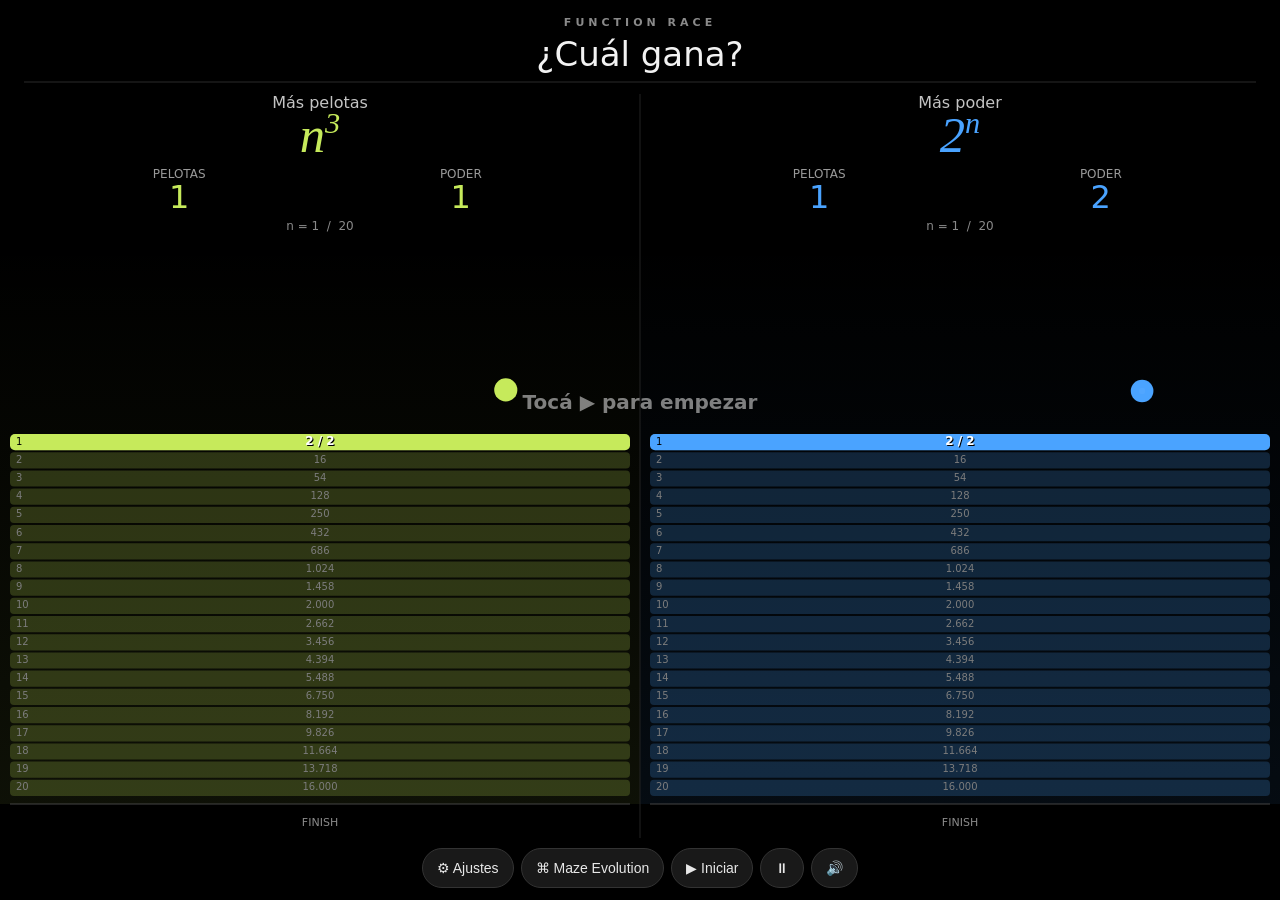
<file: index.html>
<!doctype html>
<html lang="es">
<head>
<meta charset="utf-8">
<meta name="viewport" content="width=device-width,initial-scale=1,viewport-fit=cover">
<meta name="theme-color" content="#000000">
<title>Function Race</title>
<style>
  :root { --bg:#000; --fg:#e8e8e8; --mut:#8a8a8a; --acc:#4aa3ff; }
  * { box-sizing: border-box; -webkit-tap-highlight-color: transparent; }
  html, body { margin:0; height:100%; background:var(--bg); color:var(--fg);
    font-family: system-ui, -apple-system, "Segoe UI", Roboto, sans-serif; overflow:hidden; touch-action:manipulation; }
  #c { position:fixed; inset:0; width:100%; height:100%; display:block; }
  #bar { position:fixed; left:0; right:0; bottom:calc(12px + env(safe-area-inset-bottom)); display:flex; flex-wrap:wrap; gap:7px; justify-content:center; z-index:5; padding:0 8px; }
  #bar button { background:rgba(30,30,30,.85); color:var(--fg); border:1px solid #333; border-radius:999px;
    padding:11px 14px; font-size:14px; backdrop-filter:blur(6px); cursor:pointer; }
  #bar button:active { transform:scale(.96); }
  #bar #bMaze { background:rgba(30,30,30,.85); color:var(--fg); border:1px solid #333; }\n  #bar #bPlay { background:var(--acc); color:#001; border-color:transparent; font-weight:600; }
  #panel { position:fixed; inset:0; background:rgba(0,0,0,.6); z-index:10; display:flex; align-items:flex-end; justify-content:center; }
  #panel.hidden { display:none; }
  .sheet { width:100%; max-width:680px; max-height:92dvh; overflow:auto; background:#111; border:1px solid #2a2a2a;
    border-radius:18px 18px 0 0; padding:16px 16px calc(20px + env(safe-area-inset-bottom)); }
  .sheet h2 { margin:0; font-size:18px; }
  .row { display:flex; align-items:center; justify-content:space-between; gap:10px; margin-bottom:10px; }
  label { display:block; font-size:12px; color:var(--mut); margin:10px 0 0; }
  label b { color:var(--fg); }
  input[type=text], input[type=number], select { width:100%; margin-top:4px; padding:10px 12px; font-size:16px;
    background:#1a1a1a; color:var(--fg); border:1px solid #333; border-radius:10px; font-family: ui-monospace, Menlo, Consolas, monospace; }
  select { font-family: inherit; }
  input[type=range] { width:100%; margin-top:6px; accent-color:var(--acc); }
  input[type=color] { width:38px; height:30px; padding:0; border:none; background:none; }
  fieldset { border:1px solid #2c2c2c; border-radius:12px; margin:14px 0 0; padding:4px 12px 12px; }
  legend { display:flex; gap:8px; align-items:center; padding:0 6px; }
  legend input[type=text] { width:150px; margin:0; padding:6px 8px; font-size:14px; font-family:inherit; }
  button.small { background:#222; color:var(--fg); border:1px solid #333; border-radius:8px; padding:8px 12px; font-size:14px; cursor:pointer; }
  button.primary { background:var(--acc); color:#001; border:none; border-radius:10px; padding:12px 18px; font-size:16px; font-weight:600; cursor:pointer; }
  .btns { display:flex; gap:10px; margin-top:16px; }
  .err { color:#ff6b6b; font-size:13px; min-height:18px; margin:10px 0 0; white-space:pre-wrap; }
  .hint { color:var(--mut); font-size:12px; line-height:1.5; margin:12px 0 0; }
  code { color:#c6ea5b; }
  .section { margin-top:18px; padding-top:14px; border-top:1px solid #292929; }
  .section-title { display:flex; align-items:center; gap:8px; margin:0 0 4px; font-size:15px; font-weight:700; color:#f1f1f1; }
  .section-sub { color:#999; font-size:12px; line-height:1.45; margin:0 0 10px; }
  .ed { margin-top:12px; padding:13px; background:#161616; border:1px solid #303030; border-radius:14px; }
  .ed .edt { font-size:13px; color:#f2f2f2; font-weight:700; margin-bottom:5px; }
  .ed-desc { color:#999; font-size:12px; line-height:1.45; margin-bottom:9px; }
  .quick-formulas { display:flex; flex-wrap:wrap; gap:6px; margin-top:8px; }
  .quick-formulas button { border:1px solid #3a3a3a; background:#202020; color:#ddd; border-radius:999px; padding:6px 9px; font-size:12px; cursor:pointer; }
  .quick-formulas button:active { background:#303030; }
  .preview-caption { color:#aaa; font-size:11px; margin-top:10px; }
  .field-hint { color:#858585; font-size:11px; margin-top:3px; line-height:1.35; }
  .edt { font-size:12px; color:var(--fg); font-weight:600; margin-bottom:6px; }
  .params { display:grid; grid-template-columns:1fr 1fr; gap:0 10px; }
  .params label.wide { grid-column:1 / -1; }
  canvas.prev { display:block; width:100%; height:48px; margin-top:10px; border-radius:8px; }
  .info { font-size:11px; color:var(--mut); margin-top:4px; }
  .err2 { color:#ff6b6b; font-size:12px; margin-top:4px; }
</style>
</head>
<body>
<canvas id="c" role="img" aria-label="Simulación de Function Race"></canvas>

<div id="bar">
  <button id="bGear" aria-label="Ajustes">⚙ Ajustes</button>
  <button id="bMaze" onclick="location.href='maze.html'">⌘ Maze Evolution</button>
  <button id="bPlay">▶ Iniciar</button>
  <button id="bPause" aria-label="Pausa">⏸</button>
  <button id="bSnd" aria-label="Sonido">🔊</button>
</div>

<div id="panel" class="hidden">
  <div class="sheet">
    <div class="row"><h2>Ajustes de la carrera</h2><button class="small" id="closeP">✕</button></div>

    <div class="section" style="margin-top:8px;padding-top:0;border:0">
      <div class="section-title">① Elegí un punto de partida</div>
      <p class="section-sub">Podés usar una carrera preparada y modificarla después, o empezar desde cero.</p>
      <label>Plantilla de carrera
        <select id="preset"></select>
      </label>
    </div>

    <div class="section">
      <div class="section-title">② Ajustá la carrera</div>
      <p class="section-sub">Estos valores afectan a todos los corredores.</p>
      <label>Paredes que deben superar: <b id="wallsOut"></b>
        <input id="walls" type="range" min="1" max="100" step="1">
        <div class="field-hint">Más paredes permiten ver mejor cómo cambian las funciones a medida que n aumenta.</div>
      </label>
      <label>Velocidad de la simulación: <b id="spdOut"></b>
        <input id="spd" type="range" min="0.5" max="5" step="0.5">
        <div class="field-hint">Acelera la animación, no modifica los resultados matemáticos.</div>
      </label>
    </div>

    <div class="section">
      <div class="section-title">③ ¿Cuánta resistencia tienen las paredes?</div>
      <p class="section-sub">La vida indica cuánto daño hay que acumular para romper cada pared. También puede crecer con n.</p>
      <div id="hpEd"></div>
    </div>

    <div class="section">
      <div class="section-title">④ Configurá los corredores</div>
      <p class="section-sub">Cada corredor tiene dos funciones independientes: cuántas pelotas puede reunir y cuánto daño hace cada impacto.</p>
      <div id="racers"></div>
    </div>
    <div class="btns"><button class="small" id="addR">+ Agregar corredor</button></div>

    <div class="section"><div class="section-title">⑤ Semilla y repeticiones</div>
<p class="section-sub">La misma semilla repite la misma carrera en la misma pantalla. «Correr N veces» simula N carreras con semillas distintas, sin dibujar y en un tablero virtual fijo, y cuenta quién gana. Puede tardar si hay muchas pelotas: probá primero con pocas repeticiones.</p>
<div class="params"><label>Semilla<input id="seed" type="number" inputmode="numeric" min="1" step="1"></label><label>Repeticiones<input id="runsN" type="number" inputmode="numeric" min="1" max="100" value="10"></label></div>
<div class="btns"><button class="small" id="newSeed" type="button">🎲 Nueva semilla</button><button class="small" id="runBatch" type="button">Correr N veces</button></div>
<div id="batchOut" class="hint" style="white-space:pre-wrap"></div></div>
<p id="err" class="err"></p>
    <div class="btns">
      <button class="primary" id="apply">Aplicar y correr</button>
      <button class="small" id="share">Copiar link</button>
    </div>

    <p class="hint">
      <b>Cómo funciona:</b> en cada pared, la función de cantidad determina el máximo de pelotas y la función de poder determina cuánto daño hace cada golpe. La vida de la pared es un tercer valor compartido por todos los corredores. Las fórmulas avanzadas siguen disponibles en cada selector.
    </p>
  </div>
</div>

<script>
'use strict';
/* ============================ utilidades ============================ */
const $ = s => document.querySelector(s);
const clamp = (v, a, b) => Math.max(a, Math.min(b, v));
const rand = (a, b) => a + Math.random() * (b - a);
/* --- semilla y paso fijo (aleatoriedad que afecta la física usa srand/rng; la cosmética usa rand) --- */
function mulberry32(a) { return function () { a |= 0; a = a + 0x6D2B79F5 | 0; let t = Math.imul(a ^ a >>> 15, 1 | a); t = t + Math.imul(t ^ t >>> 7, 61 | t) ^ t; return ((t ^ t >>> 14) >>> 0) / 4294967296; }; }
let rng = mulberry32(1), HEADLESS = false, batching = false, batchCancel = false, stepAcc = 0;
const STEP = 1 / 60;
const srand = (a, b) => a + rng() * (b - a);
const newSeed = () => (Math.random() * 4294967296) >>> 0;
const cv = $('#c'), ctx = cv.getContext('2d');

function fmt(v) {
  if (!isFinite(v)) return '∞';
  const a = Math.abs(v);
  if (a >= 1e6) return v.toExponential(2).replace('e+', 'e');
  if (a < 10 && v % 1 !== 0) return v.toFixed(2);
  return Math.round(v).toLocaleString('es-AR');
}
function rgba(hex, a) {
  const h = hex.replace('#', '');
  const n = parseInt(h.length === 3 ? h.split('').map(c => c + c).join('') : h, 16);
  return `rgba(${(n >> 16) & 255},${(n >> 8) & 255},${n & 255},${a})`;
}

/* ============================ ecuaciones ============================ */
const MATH_OK = new Set(Object.getOwnPropertyNames(Math));
function fact(x) {
  x = Math.floor(x);
  if (x < 0) return 0;
  if (x > 170) return Infinity;
  let r = 1;
  for (let i = 2; i <= x; i++) r *= i;
  return r;
}
function compile(src) {
  const raw = String(src).trim();
  if (!raw) throw new Error('Ecuación vacía');
  if (!/^[\w\s+\-*\/%().,^]*$/.test(raw)) throw new Error('Caracteres no permitidos en: ' + raw);
  const s = raw.replace(/\^/g, '**');
  const noNums = s.replace(/\d+\.?\d*(e[+-]?\d+)?/gi, ' ');
  for (const id of (noNums.match(/[A-Za-z_]\w*/g) || [])) {
    if (id !== 'n' && id !== 'fact' && !MATH_OK.has(id)) throw new Error('No conozco "' + id + '" en: ' + raw);
  }
  const f = new Function('n', 'fact', 'with(Math){return (' + s + ');}');
  const g = n => {
    const v = f(n, fact);
    if (typeof v !== 'number' || Number.isNaN(v)) return 0;
    if (v === Infinity) return 1e300;
    return Math.max(0, v);
  };
  g(1); // prueba rápida
  return g;
}

/* ============================ configuración ============================ */
const nf = v => { const x = Number(v); return Number.isFinite(x) ? String(x) : '0'; };
const mulA = a => (Number(a) === 1 ? '' : nf(a) + '*');
const par = v => (Number(v) < 0 ? '(' + nf(v) + ')' : nf(v));
const KINDS = {
  const:  { label: 'Constante', params: [{ key: 'c', label: 'Valor', def: 1 }], expr: s => nf(s.c) },
  lin:    { label: 'Lineal  a·n + b', params: [{ key: 'a', label: 'a', def: 1 }, { key: 'b', label: 'b', def: 0 }],
            expr: s => { const t = mulA(s.a) + 'n', b = Number(s.b); return b === 0 ? t : (b > 0 ? t + '+' + nf(b) : t + '-' + nf(-b)); } },
  pow:    { label: 'Potencia  a·nᵖ', params: [{ key: 'a', label: 'a', def: 1 }, { key: 'p', label: 'p (exponente)', def: 2 }],
            expr: s => mulA(s.a) + 'n^' + par(s.p) },
  exp:    { label: 'Exponencial  a·bⁿ', params: [{ key: 'a', label: 'a', def: 1 }, { key: 'b', label: 'b (base)', def: 2 }],
            expr: s => mulA(s.a) + par(s.b) + '^n' },
  fact:   { label: 'Factorial  a·n!', params: [{ key: 'a', label: 'a', def: 1 }], expr: s => mulA(s.a) + 'fact(n)' },
  log:    { label: 'Logarítmica  a·log₂(n+1)', params: [{ key: 'a', label: 'a', def: 1 }], expr: s => mulA(s.a) + 'log2(n+1)' },
  sqrt:   { label: 'Raíz  a·√n', params: [{ key: 'a', label: 'a', def: 1 }], expr: s => mulA(s.a) + 'sqrt(n)' },
  custom: { label: 'Fórmula propia', params: [{ key: 'e', label: 'f(n) =', def: 'n', text: true }], expr: s => String(s.e) }
};
const specExpr = sp => KINDS[sp.k].expr(sp);
function normSpec(x, fallback) {
  if (typeof x === 'string') return { k: 'custom', e: x };
  if (x && KINDS[x.k]) {
    const o = { k: x.k };
    KINDS[x.k].params.forEach(pm => { o[pm.key] = x[pm.key] !== undefined ? x[pm.key] : pm.def; });
    return o;
  }
  return clone(fallback);
}
const C = c => ({ k: 'const', c }), PW = (a, p) => ({ k: 'pow', a, p }), EX = (a, b) => ({ k: 'exp', a, b }), FA = a => ({ k: 'fact', a }), CU = e => ({ k: 'custom', e });
const PRESETS = {
  'n³ vs 2ⁿ (el clásico)': {
    walls: 20, speed: 2, hp: PW(2, 3),
    racers: [
      { name: 'Más pelotas', color: '#c6ea5b', balls: PW(1, 3), power: C(1) },
      { name: 'Más poder',   color: '#4aa3ff', balls: C(1),     power: EX(1, 2) }
    ]
  },
  'Polinomios: n, n², n³': {
    walls: 14, speed: 2, hp: PW(4, 2),
    racers: [
      { name: 'n',  color: '#ff7a59', balls: PW(1, 1), power: C(1) },
      { name: 'n²', color: '#ffd24a', balls: PW(1, 2), power: C(1) },
      { name: 'n³', color: '#5be0a6', balls: PW(1, 3), power: C(1) }
    ]
  },
  'Explosión: 2ⁿ vs n! vs n⁵': {
    walls: 14, speed: 1.5, hp: EX(2, 2.5),
    racers: [
      { name: '2ⁿ', color: '#4aa3ff', balls: C(1), power: EX(1, 2) },
      { name: 'n!', color: '#ff5bd1', balls: C(1), power: FA(1) },
      { name: 'n⁵', color: '#c6ea5b', balls: C(1), power: PW(1, 5) }
    ]
  },
  'Irracionales: πⁿ vs eⁿ': {
    walls: 8, speed: 2, hp: EX(1, 10),
    racers: [
      { name: 'πⁿ', color: '#c6ea5b', balls: C(3), power: CU('PI^n') },
      { name: 'eⁿ', color: '#4aa3ff', balls: C(3), power: CU('E^n') },
      { name: '√2ⁿ', color: '#ff7a59', balls: C(3), power: CU('sqrt(2)^n') }
    ]
  },
  'El número áureo: φⁿ vs πⁿ': {
    walls: 10, speed: 1.5, hp: PW(10, 4),
    racers: [
      { name: 'φⁿ', color: '#ffd24a', balls: C(2), power: CU('((1+sqrt(5))/2)^n') },
      { name: 'πⁿ', color: '#c6ea5b', balls: C(2), power: CU('PI^n') },
      { name: 'eⁿ', color: '#4aa3ff', balls: C(2), power: CU('E^n') }
    ]
  },
  'Exponentes irracionales: n^π vs n^e': {
    walls: 12, speed: 2, hp: PW(10, 4),
    racers: [
      { name: 'n^π', color: '#c6ea5b', balls: C(1), power: CU('n^PI') },
      { name: 'n^e', color: '#4aa3ff', balls: C(1), power: CU('n^E') },
      { name: 'n^φ', color: '#ff7a59', balls: C(1), power: CU('n^((1+sqrt(5))/2)') }
    ]
  },
  'Ritmo irregular: oscilaciones': {
    walls: 16, speed: 2, hp: PW(5, 2),
    racers: [
      { name: 'Oscila', color: '#ff5bd1', balls: PW(1, 1), power: CU('abs(sin(n*PI/2))*n^2+1') },
      { name: 'Lineal', color: '#4aa3ff', balls: PW(1, 1), power: CU('2*n') },
      { name: 'Cuadrática', color: '#c6ea5b', balls: PW(1, 1), power: PW(1, 2) }
    ]
  }
};
const PALETTE = ['#c6ea5b', '#4aa3ff', '#ff7a59', '#ff5bd1'];
const clone = o => JSON.parse(JSON.stringify(o));
const firstPreset = () => clone(PRESETS[Object.keys(PRESETS)[0]]);

function normCfg(c) {
  const base = firstPreset();
  const out = { seed: (Number(c.seed) >>> 0) || 0, walls: clamp(parseInt(c.walls, 10) || base.walls, 1, 100), speed: clamp(parseFloat(c.speed) || 1, 0.5, 5),
                hp: normSpec(c.hp, base.hp), racers: [] };
  (c.racers || []).slice(0, 4).forEach((r, i) => out.racers.push({
    name: String(r.name || ('Corredor ' + (i + 1))), color: /^#[0-9a-f]{6}$/i.test(r.color) ? r.color : PALETTE[i % 4],
    balls: normSpec(r.balls, C(1)), power: normSpec(r.power, C(1)) }));
  if (!out.racers.length) return base;
  return out;
}
function loadHash() {
  try {
    if (!location.hash || location.hash.length < 3) return null;
    const bin = atob(decodeURIComponent(location.hash.slice(1)));
const j = new TextDecoder().decode(Uint8Array.from(bin, ch => ch.charCodeAt(0)));
    const c = JSON.parse(j);
    if (c && c.racers && c.racers.length) return normCfg(c);
  } catch (e) {}
  return null;
}
function saveHash(cfg) {
  try {
    const b = btoa(Array.from(new TextEncoder().encode(JSON.stringify(cfg)), c => String.fromCharCode(c)).join(''));
    history.replaceState(null, '', '#' + encodeURIComponent(b));
  } catch (e) {}
}

/* ============================ audio ============================ */
let AC = null, master = null, soundOn = true;
function initAudio() {
  if (AC) { if (AC.state === 'suspended') AC.resume(); return; }
  try {
    AC = new (window.AudioContext || window.webkitAudioContext)();
    master = AC.createGain(); master.gain.value = 0.22; master.connect(AC.destination);
  } catch (e) { AC = null; }
}
function tone(freq, dur, type, vol, slide) {
  if (!AC || !soundOn) return;
  const t = AC.currentTime, o = AC.createOscillator(), g = AC.createGain();
  o.type = type; o.frequency.setValueAtTime(freq, t);
  if (slide) o.frequency.exponentialRampToValueAtTime(Math.max(30, freq * slide), t + dur);
  g.gain.setValueAtTime(vol, t); g.gain.exponentialRampToValueAtTime(0.0001, t + dur);
  o.connect(g); g.connect(master); o.start(t); o.stop(t + dur + 0.02);
}
const PENT = [0, 2, 4, 7, 9];
const noteFreq = (k, base) => base * Math.pow(2, (PENT[k % 5] + 12 * (Math.floor(k / 5) % 4)) / 12);
let lastVibe = 0;
function sfxBreak(r) { if (HEADLESS) return;
  tone(noteFreq(r.n, 196), 0.3, 'triangle', 0.5, 1.4);
  tone(noteFreq(r.n, 98), 0.2, 'sawtooth', 0.16, 0.5);
  const now = performance.now();
  if (navigator.vibrate && now - lastVibe > 90) { navigator.vibrate(10); lastVibe = now; }
}
function sfxWin() { if (HEADLESS) return;
  [0, 2, 4, 7, 9, 12].forEach((s, i) => setTimeout(() => tone(330 * Math.pow(2, s / 12), 0.35, 'triangle', 0.45, 1), i * 90));
}

/* ============================ estado ============================ */
const MAXB = 300;
const S = { state: 'idle', racers: [], N: 0, hpF: null, hpArr: [], clock: 0, time: 0,
            winner: null, winAt: 0, afterT: 0, scale: 1, order: [], cfg: null };
const L = {};
let parts = [], pops = [], shake = 0, W = 0, H = 0, DPR = 1;

function layout() {
  const n = S.racers.length || 1;
  L.padTop = 240;
  L.finishY = H - 96;
  L.laneW = W / n;
  const avail = L.finishY - L.padTop - 30;
  L.wallH = clamp((avail - 170) / Math.max(1, S.N), 6, 34);
  L.stackTop = L.finishY - 6 - L.wallH * S.N;
  L.sc = clamp(L.laneW / 260, 0.5, 1.15);
}
function resize() {
  DPR = Math.min(window.devicePixelRatio || 1, 2);
  W = innerWidth; H = innerHeight;
  cv.width = W * DPR; cv.height = H * DPR;
  ctx.setTransform(DPR, 0, 0, DPR, 0, 0);
  layout();
}

function build(cfg) {
  const hpF = compile(specExpr(cfg.hp));
  const racers = cfg.racers.map((c, i) => {
    const be = specExpr(c.balls).trim(), pe = specExpr(c.power).trim();
    const bF = compile(be), pF = compile(pe);
    const label = be === '1' ? pe : (pe === '1' ? be : `(${be})·(${pe})`);
    return { idx: i, name: c.name, color: c.color, bF, pF, label };
  });
  S.cfg = cfg; S.seed = cfg.seed ? cfg.seed >>> 0 : newSeed(); cfg.seed = S.seed; if (!HEADLESS) D.seed = S.seed; S.N = cfg.walls; S.hpF = hpF; S.speed = cfg.speed || 1;
  S.hpArr = [0];
  for (let k = 1; k <= S.N; k++) S.hpArr[k] = Math.max(1, hpF(k));
  S.racers = racers;
  resetRun();
}
function resetRun() {
  rng = mulberry32(S.seed || 1); S.state = 'idle'; S.clock = 0; S.winner = null; S.afterT = 0; S.scale = 1; S.order = [];
  parts = []; pops = []; shake = 0;
  S.racers.forEach(r => {
    r.n = 1; r.hpMax = S.hpArr[1]; r.hp = r.hpMax; r.B = r.bF(1); r.P = r.pF(1);
    r.done = false; r.doneT = 0; r.rank = 0; r.balls = []; r.flash = 0; r.dmgAcc = 0; r.popT = 0; r.lastTick = 0; r.lastBreak = 0;
    r.brk = 0; r.hpShown = r.hpMax; r.hitHp = r.hpMax; r.hitList = []; r.popAcc = 0; r.target = 1; r.retireAcc = 0;
  });
  layout();
  S.racers.forEach(r => { r.floorY = L.stackTop; });
  updatePlayBtn();
}

/* ============================ simulación ============================ */
// Daño real: cada golpe de una pelota quita "poder" de vida a la pared actual (el sobrante pasa a la siguiente).
function applyDamage(r, dmg) {
  let guard = 0;
  while (dmg > 0 && !r.done && guard++ < 500) {
    if (dmg >= r.hp) { dmg -= r.hp; r.hp = 0; breakWall(r); }
    else { r.hp -= dmg; dmg = 0; }
  }
}
function breakWall(r) {
  const k = r.n;
  if (r.brk++ < 5) wallFx(r, k);
  r.n++;
  if (r.n > S.N) { r.hp = 0; finishRacer(r); return; }
  r.hpMax = S.hpArr[r.n]; r.hp = r.hpMax; r.hpShown = r.hpMax; r.hitHp = r.hpMax; r.dmgAcc = 0; r.B = r.bF(r.n); r.P = r.pF(r.n);
}
function wallFx(r, k) {
  const i = r.idx, x0 = i * L.laneW + 10, w = L.laneW - 20;
  const y = L.stackTop + (k - 1) * L.wallH, h = L.wallH;
  const cnt = clamp(Math.round(w / 6), 14, 40);
  for (let j = 0; j < cnt && parts.length < 1500; j++) {
    parts.push({ x: x0 + Math.random() * w, y: y + Math.random() * h, vx: rand(-120, 120), vy: rand(-260, 40),
      life: rand(.5, 1.1), max: 1.1, size: rand(2, 5), color: r.color, g: 700 });
  }
  r.flash = 1; shake = Math.max(shake, 7);
  const now = performance.now();
  if (now - r.lastBreak > 40) { sfxBreak(r); r.lastBreak = now; }
}
function finishRacer(r) {
  r.done = true; r.doneT = S.clock; S.order.push(r); r.rank = S.order.length;
  const i = r.idx, x0 = i * L.laneW;
  for (let j = 0; j < 110 && parts.length < 1800; j++) {
    parts.push({ x: x0 + Math.random() * L.laneW, y: L.padTop + rand(0, 60), vx: rand(-90, 90), vy: rand(-80, 120),
      life: rand(1.2, 2.4), max: 2.4, size: rand(3, 6), color: j % 3 ? r.color : '#ffffff', g: 260 });
  }
  shake = Math.max(shake, 10);
  if (!S.winner) { S.winner = r; S.winAt = S.time; S.afterT = 0; sfxWin(); }
}

function spawnBall(r, x, y, up) {
  const a = up ? -Math.PI / 2 + srand(-0.9, 0.9) : srand(0, Math.PI * 2), sp = srand(300, 380);
  r.balls.push({ x, y, vx: Math.cos(a) * sp, vy: Math.sin(a) * sp, k: rng(), r: 4, cell: 0, t: S.time });
}

function updRacer(r, dt, pd) {
  const i = r.idx, x0 = i * L.laneW + 14, x1 = (i + 1) * L.laneW - 14, top = L.padTop + 6;
  const target = L.stackTop + (Math.min(r.n, S.N + 1) - 1) * L.wallH;
  r.floorY += (target - r.floorY) * Math.min(1, dt * 7);
  r.flash = Math.max(0, r.flash - dt * 5);
  r.hpShown += (r.hitHp - r.hpShown) * Math.min(1, dt * 22);
  r.brk = 0;
  const floor = r.floorY, balls = r.balls;

  // La función fija el objetivo de pelotas. Cada impacto válido añade dos.
  // El máximo es visual: no cambia el daño ni la cantidad matemática.
  const tgt = clamp(Math.round(r.B), 1, MAXB);
  r.target = tgt;
  if (balls.length === 0) {
    const initial = Math.min(tgt, 2);
    for (let q = 0; q < initial; q++)
      spawnBall(r, srand(x0 + 10, x1 - 10), srand(top + 10, Math.max(top + 11, floor - 40)), false);
  }
  // Si la función baja al pasar de pared, retirar el excedente gradualmente
  // evita que las pelotas desaparezcan todas de golpe.
  if (balls.length > tgt) {
    r.retireAcc += dt * 10;
    const remove = Math.min(balls.length - tgt, Math.floor(r.retireAcc));
    if (remove > 0) { balls.splice(0, remove); r.retireAcc -= remove; }
  } else r.retireAcc = 0;
  r.maxed = tgt > 1 && balls.length >= tgt;

  const n = balls.length;
  let base = clamp(11 - Math.log10(n) * 3.2, 3, 11) * (1 + Math.min(1.4, Math.log10(Math.max(1, r.P)) / 4.5));
  const area = Math.max(1, (x1 - x0) * Math.max(20, floor - top));
  base = clamp(Math.min(base, Math.sqrt(0.35 * area / (Math.max(n, tgt * 0.5) * Math.PI)) / 1.1), 1.6, 40);
  r.rad = base;
  for (const b of balls) b.r = base * (0.9 + 0.2 * b.k);
  const maxR = base * 1.1, cell = Math.max(4, maxR * 2);
  const cols = Math.max(1, Math.ceil((x1 - x0) / cell)), rows = Math.max(1, Math.ceil((Math.max(20, floor - top) + cell) / cell));
  if (!r._head || r._head.length < cols * rows) r._head = new Int32Array(cols * rows);
if (!r._next || r._next.length < n) r._next = new Int32Array(Math.max(n, 64) * 2);
const head = r._head, next = r._next;
  const sub = clamp(Math.ceil(pd / 0.006), 1, 12), h = pd / sub;
  const running = S.state === 'running';
  const hl = r.hitList; hl.length = 0;
  let hits = 0;

  for (let s = 0; s < sub; s++) {
    // 1) mover y rebotar contra bordes, techo y la pared actual
    for (let q = 0; q < n; q++) {
      const b = balls[q], rr = b.r;
      b.x += b.vx * h; b.y += b.vy * h;
      if (b.x < x0 + rr) { b.x = x0 + rr; b.vx = Math.abs(b.vx); }
      else if (b.x > x1 - rr) { b.x = x1 - rr; b.vx = -Math.abs(b.vx); }
      if (b.y < top + rr) { b.y = top + rr; b.vy = Math.abs(b.vy); }
      if (b.y > floor - rr) {
        b.y = floor - rr;
        if (b.vy > 0) {
          b.vy = -b.vy; b.vx += srand(-25, 25);
          hits++;
          // Cada pelota conserva su poder. Solo al alcanzar el límite visual,
          // cada esfera representa varias pelotas matemáticas.
          const currentTarget = clamp(Math.round(r.B), 1, MAXB);
          const virtualWeight = balls.length >= currentTarget && r.B > MAXB ? r.B / MAXB : 1;
          const dmg = (running && !r.done) ? r.P * virtualWeight : 0;
          if (hl.length < 64) hl.push({ x: b.x, rad: rr, d: dmg });
          if (dmg > 0) applyDamage(r, dmg);
          if (parts.length < 1200 && Math.random() < 0.3) {
            parts.push({ x: b.x, y: floor, vx: rand(-80, 80), vy: rand(-220, -60), life: .35, max: .35, size: rand(1.5, 3), color: r.color, g: 600 });
          }
        }
      }
    }
    // 2) choques elásticos entre pelotas (masas iguales, grilla espacial, 3 pasadas de relajación)
    if (n > 1) {
      head.fill(-1);
      for (let q = 0; q < n; q++) {
        const b = balls[q];
        const cx = clamp(((b.x - x0) / cell) | 0, 0, cols - 1), cy = clamp(((b.y - top) / cell) | 0, 0, rows - 1);
        const id = cy * cols + cx; next[q] = head[id]; head[id] = q; b.cell = id;
      }
      for (let pass = 0; pass < 3; pass++) {
        for (let q = 0; q < n; q++) {
          const a = balls[q], cx = a.cell % cols, cy = (a.cell / cols) | 0;
          for (let oy = -1; oy <= 1; oy++) {
            const yy = cy + oy; if (yy < 0 || yy >= rows) continue;
            for (let ox = -1; ox <= 1; ox++) {
              const xx = cx + ox; if (xx < 0 || xx >= cols) continue;
              for (let j = head[yy * cols + xx]; j !== -1; j = next[j]) {
                if (j <= q) continue;
                const c = balls[j];
                let dx = c.x - a.x, dy = c.y - a.y;
                const min = a.r + c.r, d2 = dx * dx + dy * dy;
                if (d2 >= min * min) continue;
                let d = Math.sqrt(d2);
                if (d < 1e-4) { dx = srand(-1, 1); dy = srand(-1, 1); d = Math.hypot(dx, dy) || 1; }
                const nx = dx / d, ny = dy / d, ov = (min - d) * 0.5 + 0.01;
                a.x -= nx * ov; a.y -= ny * ov; c.x += nx * ov; c.y += ny * ov;
                const vn = (a.vx - c.vx) * nx + (a.vy - c.vy) * ny;
                if (vn > 0) { a.vx -= vn * nx; a.vy -= vn * ny; c.vx += vn * nx; c.vy += vn * ny; }
              }
            }
          }
        }
        for (let q = 0; q < n; q++) { // la corrección pudo empujar fuera de los bordes
          const b = balls[q], rr = b.r;
          if (b.x < x0 + rr) b.x = x0 + rr; else if (b.x > x1 - rr) b.x = x1 - rr;
          if (b.y < top + rr) b.y = top + rr; else if (b.y > floor - rr) b.y = floor - rr;
        }
      }
    }
  }
  // energía estable: rapidez constante, sin quedarse quietas ni disparadas
  const sp0 = 330, kk = Math.min(1, pd * 2);
  for (const b of balls) {
    const sp = Math.hypot(b.vx, b.vy) || 1, f = 1 + (sp0 / sp - 1) * kk;
    b.vx *= f; b.vy *= f;
    if (Math.abs(b.vy) < 50) b.vy += (b.vy < 0 ? -1 : 1) * 50 * kk;
  }

  if (hits) {
    r.flash = Math.min(1, r.flash + 0.14 * Math.min(hits, 4));
    const now = performance.now();
    if (S.state === 'running' && now - r.lastTick > 55) {
      r.lastTick = now;
      tone(520 + Math.random() * 300 + r.idx * 110, 0.05, 'square', 0.04, 0.6);
    }
  }

  // Cada impacto produce dos descendientes. El registro visual guarda solo
  // una muestra de impactos, pero el contador hits conserva el total real.
  if (running && !r.done && hits) {
    const liveTarget = clamp(Math.round(r.B), 1, MAXB);
    const births = Math.min(Math.max(0, liveTarget - balls.length), hits * 2, MAXB - balls.length);
    for (let q = 0; q < births; q++) {
      const hh = hl.length ? hl[Math.floor(q / 2) % hl.length] : null;
      const sx = hh ? hh.x : srand(x0 + 10, x1 - 10);
      const rad = hh ? hh.rad : base;
      spawnBall(r, sx, floor - rad * 2 - 2, true);
      if ((q & 1) === 0 && parts.length < 1200)
        parts.push({ x: sx, y: floor - 4, vx: rand(-60, 60), vy: rand(-140, -40), life: .3, max: .3, size: 3, color: '#ffffff', g: 300 });
    }
    // números de daño en el punto de impacto
    if (n <= 10) {
      for (let q = 0; q < Math.min(4, hl.length); q++) if (hl[q].d > 0 && pops.length < 60)
        pops.push({ x: hl[q].x, y: Math.max(top + 20, floor - 22), text: '-' + fmt(hl[q].d), life: .8, max: .8, color: r.color });
    } else {
      for (const e of hl) r.popAcc += e.d;
      if (r.popT <= 0 && pops.length < 60 && hl.length && r.popAcc > 0) {
        pops.push({ x: hl[(Math.random() * hl.length) | 0].x, y: Math.max(top + 20, floor - 22), text: '-' + fmt(r.popAcc), life: .8, max: .8, color: r.color });
        r.popAcc = 0; r.popT = 0.14;
      }
    }
  }
  r.hitHp = r.hp;
  r.popT -= dt;
}

function update(dt) {
  S.time += dt;
  const pd = dt * (S.speed || 1);
  if (S.state === 'running') {
    S.clock += pd;
    if (S.winner) S.afterT += dt;
    // termina cuando todos llegaron, o 20 s reales después de que gane el primero
    if (S.racers.every(r => r.done) || S.afterT > 20) { S.state = 'over'; updatePlayBtn(); }
  }
  if (S.state !== 'paused') S.racers.forEach(r => updRacer(r, dt, pd));
  for (const p of parts) { p.vy += p.g * dt; p.x += p.vx * dt; p.y += p.vy * dt; p.life -= dt; }
  parts = parts.filter(p => p.life > 0);
  for (const p of pops) { p.y -= 40 * dt; p.life -= dt; }
  pops = pops.filter(p => p.life > 0);
  shake = Math.max(0, shake - dt * 30);
}

/* ============================ dibujo ============================ */
function rr(x, y, w, h, r) { ctx.beginPath(); if (ctx.roundRect) ctx.roundRect(x, y, w, h, r); else ctx.rect(x, y, w, h); }

function drawFormula(txt, cx, y, size, color, maxW) {
  txt = txt.replace(/\*\*/g, '^');
  const segs = []; const re = /\^(\([^)]*\)|[\w.]+)/g; let last = 0, m;
  while ((m = re.exec(txt))) {
    if (m.index > last) segs.push({ t: txt.slice(last, m.index), sup: false });
    segs.push({ t: m[1].replace(/^\(|\)$/g, ''), sup: true });
    last = re.lastIndex;
  }
  if (last < txt.length) segs.push({ t: txt.slice(last), sup: false });
  segs.forEach(s => { s.t = s.t.replace(/\*/g, '·'); });
  const font = (sz, sup) => `italic ${sup ? sz * 0.6 : sz}px Georgia, "Times New Roman", serif`;
  let sz = size;
  const measure = () => segs.reduce((w, s) => { ctx.font = font(sz, s.sup); return w + ctx.measureText(s.t).width; }, 0);
  let w = measure();
  if (w > maxW) { sz = sz * maxW / w; w = measure(); }
  ctx.textAlign = 'left'; ctx.fillStyle = color;
  let x = cx - w / 2;
  for (const s of segs) {
    ctx.font = font(sz, s.sup);
    ctx.fillText(s.t, x, s.sup ? y - sz * 0.38 : y);
    x += ctx.measureText(s.t).width;
  }
}

function drawHeader() {
  const n = S.racers.length, sc = L.sc;
  ctx.textAlign = 'center'; ctx.textBaseline = 'alphabetic';
  ctx.fillStyle = '#8a8a8a'; ctx.font = '600 11px system-ui, sans-serif';
  if ('letterSpacing' in ctx) ctx.letterSpacing = '4px';
  ctx.fillText('FUNCTION RACE', W / 2, 26);
  if ('letterSpacing' in ctx) ctx.letterSpacing = '0px';
  ctx.fillStyle = '#f2f2f2'; ctx.font = `400 ${Math.min(34, W / 11)}px system-ui, sans-serif`;
  ctx.fillText('¿Cuál gana?', W / 2, 66);
  ctx.strokeStyle = '#2b2b2b'; ctx.lineWidth = 1;
  ctx.beginPath(); ctx.moveTo(24, 82); ctx.lineTo(W - 24, 82); ctx.stroke();

  S.racers.forEach(r => {
    const cx = (r.idx + 0.5) * L.laneW, nn = Math.min(r.n, S.N);
    ctx.textAlign = 'center';
    ctx.fillStyle = '#c4c4c4'; ctx.font = `${Math.round(14 * Math.max(sc, .75))}px system-ui, sans-serif`;
    ctx.fillText(r.name, cx, 108);
    drawFormula(r.label, cx, 152, 44 * sc, r.color, L.laneW - 24);
    ctx.textAlign = 'center';
    ctx.fillStyle = '#9a9a9a'; ctx.font = `${Math.round(10 * Math.max(sc, .8))}px system-ui, sans-serif`;
    ctx.fillText('PELOTAS', cx - L.laneW * .22, 178);
    ctx.fillText('PODER', cx + L.laneW * .22, 178);
    const B = r.bF(nn), P = r.pF(nn);
    ctx.fillStyle = r.color; ctx.font = `300 ${Math.round(28 * sc)}px system-ui, sans-serif`;
    ctx.fillText(fmt(B), cx - L.laneW * .22, 208);
    ctx.fillText(fmt(P), cx + L.laneW * .22, 208);
    ctx.fillStyle = '#8a8a8a'; ctx.font = `${Math.round(10 * Math.max(sc, .8))}px system-ui, sans-serif`;
    const fin = r.done ? ' ✓' : '';
    ctx.fillText(`n = ${nn}  /  ${S.N}${fin}`, cx, 230);
  });
  // separadores entre carriles
  for (let i = 1; i < n; i++) {
    ctx.strokeStyle = '#222'; ctx.beginPath(); ctx.moveTo(i * L.laneW, 94); ctx.lineTo(i * L.laneW, L.finishY + 34); ctx.stroke();
  }
}

function drawLane(r) {
  const i = r.idx, lx = i * L.laneW, x = lx + 10, w = L.laneW - 20;
  // fondo suave
  const g = ctx.createLinearGradient(0, L.padTop, 0, L.finishY);
  g.addColorStop(0, rgba(r.color, 0)); g.addColorStop(1, rgba(r.color, 0.07));
  ctx.fillStyle = g; ctx.fillRect(lx, L.padTop, L.laneW, L.finishY - L.padTop);

  // paredes
  if (!r.done) {
    for (let k = r.n; k <= S.N; k++) {
      const y = L.stackTop + (k - 1) * L.wallH, h = Math.max(3, L.wallH - (L.wallH < 8 ? 1 : 2));
      if (k === r.n) {
        const ox = (Math.random() - .5) * r.flash * 4;
        rr(x + ox, y, w, h, Math.min(5, h / 2)); ctx.fillStyle = '#1d1d1d'; ctx.fill();
        const frac = clamp(r.hpShown / r.hpMax, 0, 1);
        if (frac > 0) { rr(x + ox, y, Math.max(2, w * frac), h, Math.min(5, h / 2)); ctx.fillStyle = r.color; ctx.fill(); }
        if (r.flash > 0) { rr(x + ox, y, w, h, Math.min(5, h / 2)); ctx.fillStyle = `rgba(255,255,255,${r.flash * 0.45})`; ctx.fill(); }
        if (h >= 13) {
          ctx.textAlign = 'center'; ctx.textBaseline = 'middle';
          ctx.font = `600 ${Math.min(12, h - 3)}px system-ui, sans-serif`;
          ctx.fillStyle = '#000'; ctx.fillText(`${fmt(r.hpShown)} / ${fmt(r.hpMax)}`, lx + L.laneW / 2 + 1, y + h / 2 + 1);
          ctx.fillStyle = '#fff'; ctx.fillText(`${fmt(r.hpShown)} / ${fmt(r.hpMax)}`, lx + L.laneW / 2, y + h / 2);
          ctx.textAlign = 'left'; ctx.font = `${Math.min(10, h - 4)}px system-ui, sans-serif`; ctx.fillStyle = '#000';
          ctx.fillText(String(k), x + 6, y + h / 2);
          ctx.textBaseline = 'alphabetic';
        }
      } else {
        rr(x, y, w, h, Math.min(4, h / 2)); ctx.fillStyle = rgba(r.color, 0.2); ctx.fill();
        if (h >= 13) {
          ctx.textBaseline = 'middle'; ctx.font = `${Math.min(10, h - 4)}px system-ui, sans-serif`; ctx.fillStyle = '#7c7c7c';
          ctx.textAlign = 'left'; ctx.fillText(String(k), x + 6, y + h / 2);
          ctx.textAlign = 'center'; ctx.fillText(fmt(S.hpArr[k]), lx + L.laneW / 2, y + h / 2);
          ctx.textBaseline = 'alphabetic';
        }
      }
    }
  }
  // línea de meta
  ctx.strokeStyle = r.done ? r.color : '#444'; ctx.lineWidth = r.done ? 2 : 1;
  ctx.beginPath(); ctx.moveTo(x, L.finishY); ctx.lineTo(x + w, L.finishY); ctx.stroke(); ctx.lineWidth = 1;
  ctx.textAlign = 'center'; ctx.font = '11px system-ui, sans-serif'; ctx.fillStyle = r.done ? r.color : '#8a8a8a';
  ctx.fillText(r.done ? `#${r.rank} · ${r.doneT.toFixed(1)} s` : 'FINISH', lx + L.laneW / 2, L.finishY + 22);

  // pelotas (brillo + núcleo)
  const base = r.rad, many = r.balls.length > 120;
  ctx.fillStyle = r.color; ctx.beginPath();
  for (const b of r.balls) { const q = base * (0.9 + 0.2 * b.k); ctx.moveTo(b.x + q, b.y); ctx.arc(b.x, b.y, q, 0, 6.2832); }
  ctx.fill();
  // El brillo es discreto y depende únicamente del poder: sin halo permanente.
  const hot = clamp(Math.log10(Math.max(1, r.P)) / 8, 0, 0.28);
  if (hot > 0.01) {
    ctx.fillStyle = `rgba(255,255,255,${hot})`; ctx.beginPath();
    for (const b of r.balls) { const q = base * (0.9 + 0.2 * b.k) * 0.28; ctx.moveTo(b.x + q, b.y); ctx.arc(b.x, b.y, q, 0, 6.2832); }
    ctx.fill();
  }
}

function drawBadge(r) {
  if (r.done || r.target <= 1 || S.state === 'idle') return;
  const cx = (r.idx + 0.5) * L.laneW, y = L.padTop + 20;
  ctx.textAlign = 'center'; ctx.textBaseline = 'alphabetic';
  if (r.maxed) {
    const pulse = 0.75 + 0.25 * Math.sin(S.time * 5);
    ctx.globalAlpha = pulse; ctx.fillStyle = r.color; ctx.font = '700 15px system-ui, sans-serif';
    ctx.fillText('MAX · ya no se multiplican', cx, y);
    ctx.globalAlpha = 1;
  } else {
    ctx.fillStyle = '#9a9a9a'; ctx.font = '12px system-ui, sans-serif';
    ctx.fillText('multiplicando ' + r.balls.length + ' / ' + r.target, cx, y);
  }
}

function draw() {
  ctx.setTransform(DPR, 0, 0, DPR, 0, 0);
  ctx.fillStyle = '#000'; ctx.fillRect(0, 0, W, H);
  ctx.save();
  if (shake > 0.2) ctx.translate(rand(-shake, shake) * .5, rand(-shake, shake) * .5);

  S.racers.forEach(drawLane);
  S.racers.forEach(drawBadge);

  for (const p of parts) {
    ctx.globalAlpha = clamp(p.life / p.max, 0, 1); ctx.fillStyle = p.color; ctx.fillRect(p.x, p.y, p.size, p.size);
  }
  ctx.globalAlpha = 1;
  ctx.textAlign = 'center'; ctx.textBaseline = 'alphabetic';
  for (const p of pops) {
    ctx.globalAlpha = clamp(p.life / p.max, 0, 1); ctx.fillStyle = p.color;
    ctx.font = '600 13px system-ui, sans-serif'; ctx.fillText(p.text, p.x, p.y);
  }
  ctx.globalAlpha = 1;
  ctx.restore();

  drawHeader();

  // banners
  const by = L.padTop + (L.finishY - L.padTop) * 0.3;
  if (S.state === 'idle') {
    const a = 0.65 + 0.35 * Math.sin(S.time * 3);
    ctx.globalAlpha = a; ctx.fillStyle = '#fff'; ctx.textAlign = 'center';
    ctx.font = '600 20px system-ui, sans-serif'; ctx.fillText('Tocá ▶ para empezar', W / 2, by);
    ctx.globalAlpha = 1;
  } else if (S.winner) {
    const a = clamp((S.time - S.winAt) * 2.5, 0, 1);
    ctx.globalAlpha = 0.92 * a;
    const bw = Math.min(W - 40, 320), bh = 74;
    rr(W / 2 - bw / 2, by - 36, bw, bh, 16); ctx.fillStyle = 'rgba(0,0,0,.78)'; ctx.fill();
    ctx.strokeStyle = S.winner.color; ctx.lineWidth = 2; ctx.stroke(); ctx.lineWidth = 1;
    ctx.textAlign = 'center'; ctx.fillStyle = S.winner.color; ctx.font = '700 24px system-ui, sans-serif';
    ctx.fillText('🏆 ' + S.winner.name + ' gana', W / 2, by - 4);
    ctx.fillStyle = '#ccc'; ctx.font = '13px system-ui, sans-serif';
    ctx.fillText('en ' + S.winner.doneT.toFixed(1) + ' s · ' + S.N + ' paredes', W / 2, by + 20);
    ctx.globalAlpha = 1;
  }
}

let last = performance.now();
function frame(now) {
  const dt = Math.min(0.05, (now - last) / 1000); last = now;
  if (S.racers.length && !batching) { stepAcc += dt; let k = 0; while (stepAcc >= STEP && k < 4) { update(STEP); stepAcc -= STEP; k++; } if (k === 4) stepAcc = 0; draw(); }
  requestAnimationFrame(frame);
}

/* ============================ controles ============================ */
function updatePlayBtn() {
  $('#bPlay').textContent = S.state === 'idle' ? '▶ Iniciar' : '↻ Reiniciar';
  $('#bPause').textContent = S.state === 'paused' ? '▶' : '⏸';
}
function startRun() {
  initAudio();
  resetRun(); S.state = 'running'; updatePlayBtn();
}
$('#bPlay').addEventListener('click', () => { if (S.state === 'idle') { initAudio(); S.state = 'running'; updatePlayBtn(); } else startRun(); });
$('#bPause').addEventListener('click', () => {
  if (S.state === 'running') { S.state = 'paused'; }
  else if (S.state === 'paused') { S.state = 'running'; }
  updatePlayBtn();
});
$('#bSnd').addEventListener('click', () => { soundOn = !soundOn; $('#bSnd').textContent = soundOn ? '🔊' : '🔇'; initAudio(); });
cv.addEventListener('pointerdown', () => { if (S.state === 'idle') { initAudio(); S.state = 'running'; updatePlayBtn(); } });

/* ----- panel de ajustes ----- */
let D = firstPreset();
let previewers = [];
function drawPreview(cnv, info, err, spec) {
  const g = cnv.getContext('2d'), w = cnv.width, h = cnv.height;
  g.fillStyle = '#101010'; g.fillRect(0, 0, w, h);
  let f;
  try { f = compile(specExpr(spec)); err.textContent = ''; } catch (e) { err.textContent = '⚠ ' + e.message; info.textContent = ''; return; }
  const N = clamp(D.walls, 1, 100), v = [];
  for (let k = 1; k <= N; k++) v.push(f(k));
  const ly = v.map(x => Math.log10(1 + x)), mn = Math.min(...ly), mx = Math.max(...ly);
  g.strokeStyle = '#4aa3ff'; g.lineWidth = 4; g.lineJoin = 'round'; g.beginPath();
  for (let k = 0; k < N; k++) {
    const x = N === 1 ? w / 2 : 10 + (w - 20) * k / (N - 1);
    const y = mx - mn < 1e-9 ? h / 2 : h - 10 - (h - 20) * (ly[k] - mn) / (mx - mn);
    if (k) g.lineTo(x, y); else g.moveTo(x, y);
  }
  g.stroke();
  info.textContent = 'n=1 → ' + fmt(v[0]) + '   ·   n=' + N + ' → ' + fmt(v[N - 1]) + '   (escala logarítmica)';
}
function makeEditor(title, spec) {
  const box = document.createElement('div'); box.className = 'ed';
  const t = document.createElement('div'); t.className = 'edt'; t.textContent = title; box.appendChild(t);
  const desc = document.createElement('div'); desc.className = 'ed-desc';
  desc.textContent = title.includes('Vida') ? 'Cuánto daño soporta la pared n. Por ejemplo, una vida n² hace que cada pared sea más resistente que la anterior.' :
    title.includes('Cantidad') ? 'Cuántas pelotas puede tener este corredor en la pared n. Si la función aumenta, puede multiplicar sus impactos.' :
    'Cuánto daño resta cada pelota al golpear. Un poder creciente puede compensar tener menos pelotas.';
  box.appendChild(desc);
  const sel = document.createElement('select');
  Object.keys(KINDS).forEach(k => { const o = document.createElement('option'); o.value = k; o.textContent = KINDS[k].label; sel.appendChild(o); });
  sel.value = spec.k; box.appendChild(sel);
  const pr = document.createElement('div'); pr.className = 'params'; box.appendChild(pr);
  const cnv = document.createElement('canvas'); cnv.className = 'prev'; cnv.width = 560; cnv.height = 96; box.appendChild(cnv);
  const info = document.createElement('div'); info.className = 'info'; box.appendChild(info);
  const err = document.createElement('div'); err.className = 'err2'; box.appendChild(err);
  const refresh = () => drawPreview(cnv, info, err, spec);
  previewers.push(refresh);
  const quick = document.createElement('div'); quick.className = 'quick-formulas';
  const quickTitle = document.createElement('div'); quickTitle.className = 'field-hint'; quickTitle.textContent = 'Ejemplos para insertar:';
  const formulas = [
    ['n', 'n'], ['n²', 'n^2'], ['2ⁿ', '2^n'], ['n!', 'fact(n)'],
    ['πⁿ', 'PI^n'], ['eⁿ', 'E^n'], ['√n', 'sqrt(n)'], ['Oscilante', 'abs(sin(n))*n^2+1']
  ];
  function renderParams() {
    pr.innerHTML = '';
    KINDS[spec.k].params.forEach(pm => {
      const l = document.createElement('label'); l.textContent = pm.label; if (pm.text) l.className = 'wide';
      const i = document.createElement('input');
      if (pm.text) { i.type = 'text'; i.value = spec[pm.key]; i.spellcheck = false; i.autocapitalize = 'off'; i.autocomplete = 'off'; }
      else { i.type = 'number'; i.step = 'any'; i.inputMode = 'decimal'; i.value = spec[pm.key]; }
      i.addEventListener('input', () => {
        if (pm.text) spec[pm.key] = i.value;
        else { const v = parseFloat(i.value); spec[pm.key] = Number.isNaN(v) ? 0 : v; }
        refresh();
      });
      l.appendChild(i); pr.appendChild(l);
    });
    quick.innerHTML = '';
    if (spec.k === 'custom') {
      quick.appendChild(quickTitle);
      formulas.forEach(([label, value]) => {
        const b = document.createElement('button'); b.type = 'button'; b.textContent = label;
        b.addEventListener('click', () => {
          spec.e = value;
          const field = pr.querySelector('input[type="text"]');
          if (field) field.value = value;
          refresh();
        });
        quick.appendChild(b);
      });
    }
  }
  sel.addEventListener('change', () => {
    const old = Object.assign({}, spec), expr0 = (() => { try { return specExpr(old); } catch (e) { return 'n'; } })();
    Object.keys(spec).forEach(k => delete spec[k]);
    spec.k = sel.value;
    KINDS[sel.value].params.forEach(pm => {
      spec[pm.key] = (old[pm.key] !== undefined && typeof old[pm.key] === typeof pm.def) ? old[pm.key] : pm.def;
    });
    if (sel.value === 'custom') spec.e = expr0;
    renderParams(); refresh();
  });
  renderParams();
  box.appendChild(quick);
  const pc = document.createElement('div'); pc.className = 'preview-caption'; pc.textContent = 'Vista previa del crecimiento entre la primera y la última pared';
  box.appendChild(pc);
  refresh();
  return box;
}
function renderEditors() {
  previewers = [];
  const hpBox = $('#hpEd'); hpBox.innerHTML = '';
  hpBox.appendChild(makeEditor('Vida de cada pared (según su número n)', D.hp));
  const box = $('#racers'); box.innerHTML = '';
  D.racers.forEach((r, i) => {
    const fs = document.createElement('fieldset');
    const lg = document.createElement('legend');
    const col = document.createElement('input'); col.type = 'color'; col.value = r.color;
    col.addEventListener('input', () => { r.color = col.value; });
    const nm = document.createElement('input'); nm.type = 'text'; nm.value = r.name;
    nm.addEventListener('input', () => { r.name = nm.value; });
    lg.append(col, nm);
    if (D.racers.length > 1) {
      const rm = document.createElement('button'); rm.className = 'small'; rm.textContent = '✕'; rm.type = 'button';
      rm.addEventListener('click', () => { D.racers.splice(i, 1); renderEditors(); });
      lg.append(rm);
    }
    fs.append(lg, makeEditor('Cantidad de pelotas (según n)', r.balls), makeEditor('Poder: vida que quita cada golpe (según n)', r.power));
    box.appendChild(fs);
  });
  $('#addR').style.display = D.racers.length >= 4 ? 'none' : '';
}
function syncPanel() {
  $('#walls').value = D.walls; $('#wallsOut').textContent = D.walls;
  $('#seed').value = D.seed || ''; $('#spd').value = D.speed; $('#spdOut').textContent = '×' + D.speed;
  renderEditors();
}
function readPanel() {
  D.walls = clamp(parseInt($('#walls').value, 10) || 1, 1, 100);
  D.speed = clamp(parseFloat($('#spd').value) || 1, 0.5, 5);
D.seed = (parseInt($('#seed').value, 10) >>> 0) || 0;
}
function applyCfg() {
  readPanel();
  try {
    build(clone(D));
    $('#err').textContent = '';
    saveHash(D);
    $('#panel').classList.add('hidden');
    startRun();
  } catch (e) {
    $('#err').textContent = '⚠ ' + e.message;
  }
}
const sel = $('#preset');
Object.keys(PRESETS).forEach(k => { const o = document.createElement('option'); o.textContent = k; sel.appendChild(o); });
const custom = document.createElement('option'); custom.textContent = 'Personalizado'; custom.value = '__c'; sel.appendChild(custom);
sel.addEventListener('change', () => {
  if (sel.value === '__c') return;
  D = clone(PRESETS[sel.value]); syncPanel();
});
$('#walls').addEventListener('input', () => { D.walls = parseInt($('#walls').value, 10) || 1; $('#wallsOut').textContent = D.walls; previewers.forEach(f => f()); });
$('#spd').addEventListener('input', () => { D.speed = parseFloat($('#spd').value) || 1; $('#spdOut').textContent = '×' + D.speed; });
$('#addR').addEventListener('click', () => {
  if (D.racers.length >= 4) return;
  const k = D.racers.length;
  D.racers.push({ name: 'Corredor ' + (k + 1), color: PALETTE[k % 4], balls: PW(1, 1), power: C(1) });
  renderEditors();
});
$('#apply').addEventListener('click', applyCfg);
$('#share').addEventListener('click', async () => {
  readPanel();
  if (!D.seed) { D.seed = newSeed(); $('#seed').value = D.seed; } try { compile(specExpr(D.hp)); D.racers.forEach(r => { compile(specExpr(r.balls)); compile(specExpr(r.power)); }); } catch (e) { $('#err').textContent = '⚠ ' + e.message; return; }
  saveHash(D);
  try { await navigator.clipboard.writeText(location.href); $('#err').style.color = '#c6ea5b'; $('#err').textContent = 'Link copiado ✓'; }
  catch (e) { $('#err').style.color = ''; $('#err').textContent = 'Copiá el link de la barra de direcciones.'; }
  setTimeout(() => { $('#err').style.color = ''; }, 1500);
});
$('#bGear').addEventListener('click', () => { syncPanel(); $('#err').textContent = ''; $('#panel').classList.remove('hidden'); if (S.state === 'running') { S.state = 'paused'; updatePlayBtn(); } });
$('#closeP').addEventListener('click', () => { $('#panel').classList.add('hidden'); });
$('#panel').addEventListener('pointerdown', e => { if (e.target.id === 'panel') $('#panel').classList.add('hidden'); });

/* ============================ semilla y repeticiones ============================ */
$('#newSeed').addEventListener('click', () => { $('#seed').value = newSeed(); });
$('#runBatch').addEventListener('click', runBatch);
async function runBatch() {
  if (batching) { batchCancel = true; return; }
  readPanel();
  const n = clamp(parseInt($('#runsN').value, 10) || 10, 1, 100), out = $('#batchOut'), btn = $('#runBatch');
  try { build(clone(D)); } catch (e) { $('#err').textContent = '⚠ ' + e.message; return; }
  const base = D.seed || newSeed(), names = D.racers.map(r => r.name), wins = names.map(() => 0), tsum = names.map(() => 0);
  let noWin = 0, ran = 0;
  const sv = { W, H, snd: soundOn };
  batching = true; batchCancel = false; HEADLESS = true; soundOn = false; W = 1000; H = 700;
  btn.textContent = 'Cancelar'; $('#apply').disabled = true;
  const cancelled = () => batchCancel;
  try {
    for (let i = 0; i < n && !batchCancel; i++) {
      const cfg = clone(D); cfg.seed = ((base + i * 7919) >>> 0) || 1;
      build(cfg); S.state = 'running';
      let t0 = performance.now();
      while (S.state === 'running' && !S.winner && S.clock < 240 && !batchCancel) {
        update(STEP);
        if (performance.now() - t0 > 14) {
          out.textContent = 'Carrera ' + (i + 1) + ' de ' + n + ' · ' + S.clock.toFixed(0) + ' s simulados…';
          await new Promise(res => setTimeout(res, 0)); t0 = performance.now();
        }
      }
      if (batchCancel) break;
      ran++;
      if (S.winner) { wins[S.winner.idx]++; tsum[S.winner.idx] += S.winner.doneT; } else noWin++;
    }
  } finally {
    HEADLESS = false; soundOn = sv.snd; W = sv.W; H = sv.H; batching = false;
    $('#apply').disabled = false; btn.textContent = 'Correr N veces';
    try { build(clone(D)); } catch (e) { /* se mantiene la carrera anterior */ }
  }
  const pct = v => ran ? Math.round(100 * v / ran) : 0;
  out.textContent = (cancelled() ? 'Cancelado tras ' : '') + ran + ' carreras · semilla base ' + base + ' · tablero virtual 1000×700\n' +
    names.map((nm, i) => nm + ': ' + wins[i] + ' victorias (' + pct(wins[i]) + '%)' + (wins[i] ? ' · tiempo medio ' + (tsum[i] / wins[i]).toFixed(1) + ' s' : '')).join('\n') +
    (noWin ? '\nSin ganador (límite de tiempo): ' + noWin : '');
}

/* ============================ arranque ============================ */
addEventListener('resize', resize);
resize();
(function init() {
  const fromHash = loadHash();
  if (fromHash) { try { D = fromHash; build(clone(D)); } catch (e) { D = firstPreset(); build(clone(D)); } }
  else build(clone(D));
  resize();
  syncPanel();
  requestAnimationFrame(frame);
})();
</script>
</body>
</html>
</file>
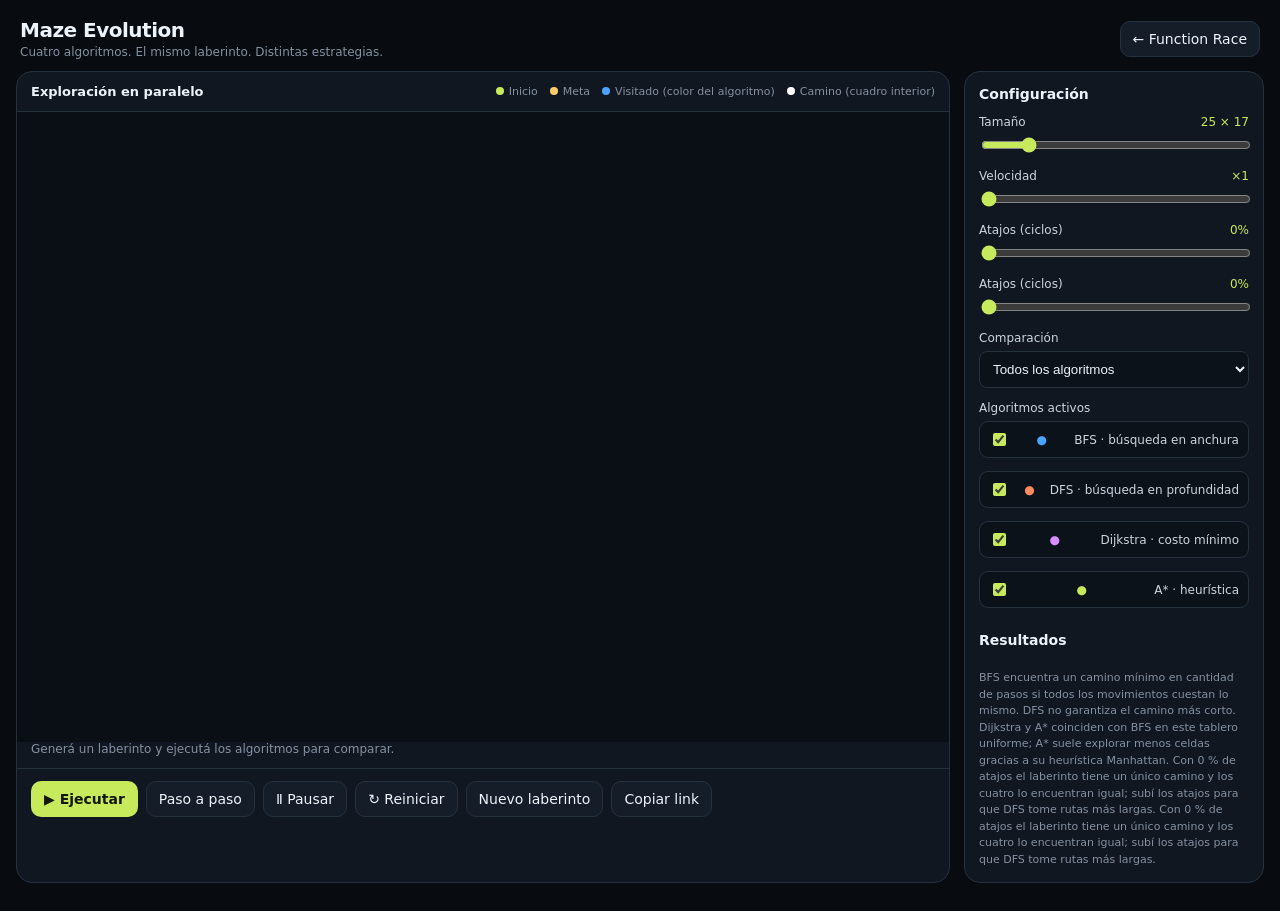
<file: maze.html>
<!doctype html>
<html lang="es">
<head>
<meta charset="utf-8">
<meta name="viewport" content="width=device-width,initial-scale=1,viewport-fit=cover">
<meta name="theme-color" content="#080b10">
<title>Maze Evolution · Function Race</title>
<style>
:root{--bg:#080b10;--panel:#111720;--line:#26313e;--muted:#8491a1;--text:#edf3fa;--accent:#c6ea5b}
*{box-sizing:border-box}body{margin:0;background:var(--bg);color:var(--text);font:14px system-ui,-apple-system,Segoe UI,sans-serif;min-height:100vh}
header{padding:18px 20px 12px;display:flex;align-items:center;justify-content:space-between;gap:12px;max-width:1500px;margin:auto}
h1{font-size:20px;margin:0;letter-spacing:-.5px}header p{margin:3px 0 0;color:var(--muted);font-size:12px}
a,.btn{color:var(--text);text-decoration:none;border:1px solid var(--line);background:#151d28;border-radius:10px;padding:9px 12px;font:inherit;cursor:pointer}
a:hover,.btn:hover{border-color:#607184}.btn.primary{background:var(--accent);color:#11180a;border-color:transparent;font-weight:750}.btn:disabled{opacity:.35;cursor:default}
main{max-width:1500px;margin:auto;padding:0 16px 28px;display:grid;grid-template-columns:minmax(0,1fr) 300px;gap:14px}
.stage,.side{background:var(--panel);border:1px solid var(--line);border-radius:16px;overflow:hidden}
.stage-head{display:flex;justify-content:space-between;align-items:center;padding:12px 14px;border-bottom:1px solid var(--line);gap:10px;flex-wrap:wrap}
.stage-head strong{font-size:13px}.legend{display:flex;gap:12px;flex-wrap:wrap;color:var(--muted);font-size:11px}
.dot{display:inline-block;width:8px;height:8px;border-radius:50%;margin-right:5px}
#maze{display:block;width:100%;height:min(70svh,760px);min-height:360px;background:#0a0f16;touch-action:pan-y}
.controls{display:flex;gap:8px;flex-wrap:wrap;padding:12px 14px;border-top:1px solid var(--line)}
.side{padding:14px}.side h2{font-size:14px;margin:0 0 10px}.field{margin:13px 0}.field label{display:flex;justify-content:space-between;color:#cbd5df;font-size:12px;margin-bottom:6px}.field output{color:var(--accent);font-variant-numeric:tabular-nums}
input[type=range],select{width:100%;accent-color:var(--accent)}select{background:#0c121a;color:var(--text);border:1px solid var(--line);border-radius:8px;padding:9px}
.algos{display:grid;gap:7px}.algo{display:flex;align-items:center;gap:8px;padding:8px 9px;background:#0c121a;border:1px solid var(--line);border-radius:9px;font-size:12px}.algo input{accent-color:var(--accent)}
.cards{display:grid;gap:8px;margin-top:10px}.stat{padding:10px;background:#0c121a;border:1px solid var(--line);border-radius:10px}.stat-top{display:flex;justify-content:space-between;align-items:center;font-size:12px;font-weight:700}.stat small{display:block;color:var(--muted);font-size:11px;margin-top:5px}.bar{height:4px;background:#26313e;border-radius:5px;margin-top:8px;overflow:hidden}.bar i{display:block;height:100%;width:0;border-radius:5px}
.note{color:var(--muted);font-size:11px;line-height:1.5;margin:12px 0 0}.status{font-size:12px;color:var(--muted);padding:0 14px 12px}
.algo:has(input:disabled){opacity:.4}
.algo:has(input:disabled){opacity:.4}
@media(max-width:850px){main{grid-template-columns:1fr}.side{display:grid;grid-template-columns:1fr 1fr;gap:0 16px}.side h2,.side .wide{grid-column:1/-1}#maze{height:min(56svh,520px);min-height:280px}}
@media(max-width:520px){header{padding:12px 10px;align-items:flex-start}header h1{font-size:18px}header a{padding:8px;font-size:12px;white-space:nowrap}main{padding:0 7px 16px;gap:8px}.side{display:block;padding:12px}.stage,.side{border-radius:12px}#maze{height:min(48svh,390px);min-height:245px}.stage-head{padding:10px}.controls{padding:9px;gap:6px}.controls .btn{flex:1 1 28%;padding:9px 5px;font-size:11px;min-width:0}}
</style>
</head>
<body>
<header><div><h1>Maze Evolution</h1><p>Cuatro algoritmos. El mismo laberinto. Distintas estrategias.</p></div><a href="./">← Function Race</a></header>
<main>
<section class="stage">
 <div class="stage-head"><strong id="stageTitle">Exploración en paralelo</strong><div class="legend"><span><i class="dot" style="background:#c6ea5b"></i>Inicio</span><span><i class="dot" style="background:#ffcc66"></i>Meta</span><span><i class="dot" style="background:#4aa3ff"></i>Visitado (color del algoritmo)</span><span><i class="dot" style="background:#fff"></i>Camino (cuadro interior)</span></div></div>
 <canvas id="maze" role="img" aria-label="Laberinto con cuatro algoritmos de búsqueda explorando en paralelo"></canvas>
 <div class="status" id="status">Generá un laberinto y ejecutá los algoritmos para comparar.</div>
 <div class="controls"><button class="btn primary" id="run">▶ Ejecutar</button><button class="btn" id="step">Paso a paso</button><button class="btn" id="pause">Ⅱ Pausar</button><button class="btn" id="reset">↻ Reiniciar</button><button class="btn" id="regen">Nuevo laberinto</button><button class="btn" id="share">Copiar link</button></div>
</section>
<aside class="side">
 <h2>Configuración</h2>
 <div class="field"><label for="size">Tamaño <output id="sizeOut">25 × 17</output></label><input id="size" type="range" min="11" max="101" step="2" value="25"></div>
 <div class="field"><label for="speed">Velocidad <output id="speedOut">×1</output></label><input id="speed" type="range" min="1" max="10" value="1"></div>
 <div class="field"><label for="loops">Atajos (ciclos) <output id="loopsOut">0%</output></label><input id="loops" type="range" min="0" max="30" step="5" value="0"></div>
 <div class="field"><label for="loops">Atajos (ciclos) <output id="loopsOut">0%</output></label><input id="loops" type="range" min="0" max="30" step="5" value="0"></div>
 <div class="field"><label for="algoMode">Comparación</label><select id="algoMode"><option value="all">Todos los algoritmos</option><option value="uninformed">Sin heurística (DFS, BFS, Dijkstra)</option><option value="informed">Con heurística (A*)</option></select></div>
 <div class="field wide"><label>Algoritmos activos</label><div class="algos">
  <label class="algo"><input type="checkbox" value="bfs" checked><span style="color:#4aa3ff">●</span> BFS · búsqueda en anchura</label>
  <label class="algo"><input type="checkbox" value="dfs" checked><span style="color:#ff8b5e">●</span> DFS · búsqueda en profundidad</label>
  <label class="algo"><input type="checkbox" value="dijkstra" checked><span style="color:#d78cff">●</span> Dijkstra · costo mínimo</label>
  <label class="algo"><input type="checkbox" value="astar" checked><span style="color:#c6ea5b">●</span> A* · heurística</label>
 </div></div>
 <h2 class="wide" style="margin-top:18px">Resultados</h2><div class="cards wide" id="results"></div>
 <p class="note wide">BFS encuentra un camino mínimo en cantidad de pasos si todos los movimientos cuestan lo mismo. DFS no garantiza el camino más corto. Dijkstra y A* coinciden con BFS en este tablero uniforme; A* suele explorar menos celdas gracias a su heurística Manhattan. Con 0 % de atajos el laberinto tiene un único camino y los cuatro lo encuentran igual; subí los atajos para que DFS tome rutas más largas. Con 0 % de atajos el laberinto tiene un único camino y los cuatro lo encuentran igual; subí los atajos para que DFS tome rutas más largas.</p>
</aside>
</main>
<script>
(function(){
'use strict';
const $=s=>document.querySelector(s), canvas=$('#maze'),ctx=canvas.getContext('2d');
const COLORS={bfs:'#4aa3ff',dfs:'#ff8b5e',dijkstra:'#d78cff',astar:'#c6ea5b'};
const NAMES={bfs:'BFS',dfs:'DFS',dijkstra:'Dijkstra',astar:'A*'};
let cols=25,rows=17,grid=[],start=0,goal=0,solvers=[],running=false,paused=false,last=0,acc=0,cell=16,offsetX=0,offsetY=0;
const TYPES=['bfs','dfs','dijkstra','astar'];
const dirs=[[0,-1],[1,0],[0,1],[-1,0]];
function idx(x,y){return y*cols+x}
function neighbors(id){const x=id%cols,y=Math.floor(id/cols),out=[];for(let d=0;d<4;d++){const nx=x+dirs[d][0],ny=y+dirs[d][1];if(nx>=0&&ny>=0&&nx<cols&&ny<rows){const j=idx(nx,ny);if(!grid[j].walls[d])out.push(j)}}return out}
function mulberry32(a){return function(){a|=0;a=a+0x6D2B79F5|0;let t=Math.imul(a^a>>>15,1|a);t=t+Math.imul(t^t>>>7,61|t)^t;return((t^t>>>14)>>>0)/4294967296}}
let seed=(Math.random()*4294967296)>>>0,rnd=mulberry32(seed);
function readHash(){const m=/^#(\d+)-(\d+)-(\d+)$/.exec(location.hash);if(!m)return;seed=(+m[1])>>>0;$('#size').value=m[2];$('#loops').value=m[3]}
function newSeed(){seed=(Math.random()*4294967296)>>>0}
function carveLoops(){
 const pct=(+$('#loops').value)/100;if(!(pct>0))return;
 const cand=[];
 for(let y=1;y<rows-1;y+=2)for(let x=1;x<cols-1;x+=2)for(const d of [1,2]){
  const nx=x+dirs[d][0]*2,ny=y+dirs[d][1]*2;
  if(nx<cols-1&&ny<rows-1&&grid[idx(x+dirs[d][0],y+dirs[d][1])].walls[d])cand.push([x,y,d]);
 }
 const n=Math.round(cand.length*pct);
 for(let i=0;i<n;i++){
  const j=i+Math.floor(rnd()*(cand.length-i));[cand[i],cand[j]]=[cand[j],cand[i]];
  const [x,y,d]=cand[i],cur=idx(x,y),mid=idx(x+dirs[d][0],y+dirs[d][1]),nxt=idx(x+dirs[d][0]*2,y+dirs[d][1]*2);
  grid[cur].walls[d]=false;grid[mid].walls[d]=false;grid[mid].walls[(d+2)%4]=false;grid[nxt].walls[(d+2)%4]=false;
 }
}
function syncAlgos(){
 const m=$('#algoMode').value;
 document.querySelectorAll('.algo input').forEach(c=>{const ok=m==='all'||(m==='informed'?c.value==='astar':c.value!=='astar');c.checked=ok;c.disabled=!ok});
}
function mulberry32(a){return function(){a|=0;a=a+0x6D2B79F5|0;let t=Math.imul(a^a>>>15,1|a);t=t+Math.imul(t^t>>>7,61|t)^t;return((t^t>>>14)>>>0)/4294967296}}
let seed=(Math.random()*4294967296)>>>0,rnd=mulberry32(seed);
function readHash(){const m=/^#(\d+)-(\d+)-(\d+)$/.exec(location.hash);if(!m)return;seed=(+m[1])>>>0;$('#size').value=m[2];$('#loops').value=m[3]}
function newSeed(){seed=(Math.random()*4294967296)>>>0}
function carveLoops(){
 const pct=(+$('#loops').value)/100;if(!(pct>0))return;
 const cand=[];
 for(let y=1;y<rows-1;y+=2)for(let x=1;x<cols-1;x+=2)for(const d of [1,2]){
  const nx=x+dirs[d][0]*2,ny=y+dirs[d][1]*2;
  if(nx<cols-1&&ny<rows-1&&grid[idx(x+dirs[d][0],y+dirs[d][1])].walls[d])cand.push([x,y,d]);
 }
 const n=Math.round(cand.length*pct);
 for(let i=0;i<n;i++){
  const j=i+Math.floor(rnd()*(cand.length-i));[cand[i],cand[j]]=[cand[j],cand[i]];
  const [x,y,d]=cand[i],cur=idx(x,y),mid=idx(x+dirs[d][0],y+dirs[d][1]),nxt=idx(x+dirs[d][0]*2,y+dirs[d][1]*2);
  grid[cur].walls[d]=false;grid[mid].walls[d]=false;grid[mid].walls[(d+2)%4]=false;grid[nxt].walls[(d+2)%4]=false;
 }
}
function syncAlgos(){
 const m=$('#algoMode').value;
 document.querySelectorAll('.algo input').forEach(c=>{const ok=m==='all'||(m==='informed'?c.value==='astar':c.value!=='astar');c.checked=ok;c.disabled=!ok});
}
function makeMaze(){rnd=mulberry32(seed);rnd=mulberry32(seed);
 cols=+$('#size').value;rows=Math.max(9,Math.floor(cols*.68));if(rows%2===0)rows--;if(cols%2===0)cols--;
 grid=Array.from({length:cols*rows},()=>({walls:[true,true,true,true],seen:false}));
 const visited=new Uint8Array(grid.length),stack=[idx(1,1)];visited[stack[0]]=1;
 while(stack.length){const cur=stack[stack.length-1],x=cur%cols,y=Math.floor(cur/cols),opts=[];
  for(let d=0;d<4;d++){const nx=x+dirs[d][0]*2,ny=y+dirs[d][1]*2;if(nx>0&&ny>0&&nx<cols-1&&ny<rows-1&&!visited[idx(nx,ny)])opts.push(d)}
  if(!opts.length){stack.pop();continue}
  const d=opts[Math.floor(rnd()*opts.length)],nx=x+dirs[d][0]*2,ny=y+dirs[d][1]*2,mid=idx(x+dirs[d][0],y+dirs[d][1]),next=idx(nx,ny);
  grid[cur].walls[d]=false;grid[next].walls[(d+2)%4]=false;grid[mid].walls[d]=false;grid[mid].walls[(d+2)%4]=false;visited[mid]=1;visited[next]=1;stack.push(next);
 }
 carveLoops();start=idx(1,1);goal=idx(cols-2,rows-2);
 $('#loopsOut').textContent=$('#loops').value+'%';
 try{history.replaceState(null,'','#'+seed+'-'+cols+'-'+$('#loops').value)}catch(e){}
 resetSolvers();draw();$('#sizeOut').textContent=cols+' × '+rows;$('#status').textContent='Laberinto generado. Los cuatro algoritmos comparten exactamente el mismo recorrido posible.';
}
function makeSolver(type){
 const total=grid.length,dist=new Float64Array(total),prev=new Int32Array(total),seen=new Uint8Array(total);dist.fill(Infinity);prev.fill(-1);dist[start]=0;
 const queued=new Uint8Array(total);queued[start]=1;return {type,front:[start],head:0,queued,dist,prev,seen,visited:0,done:false,path:[],pathReady:false,steps:0,started:0};
}
function activeTypes(){const mode=$('#algoMode').value;return Array.from(document.querySelectorAll('.algo input:checked')).map(x=>x.value).filter(t=>mode==='all'||(mode==='informed'?t==='astar':t!=='astar'))}
function syncPause(){$('#pause').textContent=paused?'▶ Continuar':'Ⅱ Pausar'}
function resetSolvers(){running=false;paused=false;syncPause();solvers=activeTypes().map(makeSolver);renderResults();$('#run').textContent='▶ Ejecutar';}
function heuristic(a){return Math.abs(a%cols-goal%cols)+Math.abs(Math.floor(a/cols)-Math.floor(goal/cols))}
function stepSolver(s){
 if(s.done)return false;
 if(s.type==='bfs' ? s.head>=s.front.length : !s.front.length){s.done=true;return false}
 let cur;
 if(s.type==='dfs')cur=s.front.pop();
 else if(s.type==='dijkstra'||s.type==='astar'){
  let bi=0,best=Infinity;for(let i=0;i<s.front.length;i++){const id=s.front[i],v=s.dist[id]+(s.type==='astar'?heuristic(id):0);if(v<best){best=v;bi=i}}
  cur=s.front.splice(bi,1)[0];
 }else cur=s.front[s.head++];
 if(s.seen[cur])return true;
 s.seen[cur]=1;s.visited++;s.steps++;
 if(cur===goal){s.done=true;let p=cur;while(p!==-1){s.path.push(p);p=s.prev[p]}s.path.reverse();s.pathSet=new Set(s.path);s.pathReady=true;return false}
 const ns=neighbors(cur);
 for(const nb of ns){const nd=s.dist[cur]+1;if(nd<s.dist[nb]&&(s.type!=='dfs'||s.prev[nb]===-1)){s.dist[nb]=nd;s.prev[nb]=cur;if(!s.seen[nb]&&!s.queued[nb]){s.front.push(nb);s.queued[nb]=1}}}
 return true;
}
function tick(){
 let active=false;
 for(const s of solvers){if(!s.done){stepSolver(s);if(!s.done)active=true}}
 if(!active&&solvers.every(s=>s.done)){running=false;$('#run').textContent='↻ Ejecutar';$('#status').textContent='Exploración terminada. Compará las celdas visitadas y la longitud de cada solución.'}
}
function run(){if(!solvers.length||solvers.every(s=>s.done))resetSolvers();if(!solvers.length){$('#status').textContent='Activá al menos un algoritmo para comenzar.';return}running=true;paused=false;syncPause();last=0;acc=0;$('#run').textContent='Ⅱ En marcha';$('#status').textContent='Explorando: las celdas se colorean a medida que avanza cada algoritmo.'}
function resize(){const rect=canvas.getBoundingClientRect(),dpr=Math.min(devicePixelRatio||1,2);canvas.width=rect.width*dpr;canvas.height=rect.height*dpr;ctx.setTransform(dpr,0,0,dpr,0,0);const pad=16;cell=Math.max(3,Math.min((rect.width-pad*2)/cols,(rect.height-pad*2)/rows));offsetX=(rect.width-cols*cell)/2;offsetY=(rect.height-rows*cell)/2;draw()}
function draw(){
 const w=canvas.clientWidth,h=canvas.clientHeight;ctx.clearRect(0,0,w,h);ctx.fillStyle='#0a0f16';ctx.fillRect(0,0,w,h);
 
 for(let id=0;id<grid.length;id++){const x=id%cols,y=Math.floor(id/cols),px=offsetX+x*cell,py=offsetY+y*cell;
  for(const s of solvers){if(s.seen[id]){const si=TYPES.indexOf(s.type),half=cell/2;const qx=si%2, qy=Math.floor(si/2);ctx.fillStyle=COLORS[s.type]+'D9';ctx.fillRect(px+qx*half+0.7,py+qy*half+0.7,Math.max(1,half-1.2),Math.max(1,half-1.2))}}
  for(const s of solvers){if(s.pathReady&&s.pathSet&&s.pathSet.has(id)){ctx.fillStyle=COLORS[s.type];const si=TYPES.indexOf(s.type),half=cell/2;ctx.fillRect(px+(si%2)*half+half*.2,py+Math.floor(si/2)*half+half*.2,half*.6,half*.6)}}
  ctx.strokeStyle='#536579';ctx.lineWidth=Math.max(1.15,cell*.11);ctx.beginPath();if(grid[id].walls[0]){ctx.moveTo(px,py);ctx.lineTo(px+cell,py)}if(grid[id].walls[1]){ctx.moveTo(px+cell,py);ctx.lineTo(px+cell,py+cell)}if(grid[id].walls[2]){ctx.moveTo(px,py+cell);ctx.lineTo(px+cell,py+cell)}if(grid[id].walls[3]){ctx.moveTo(px,py);ctx.lineTo(px,py+cell)}ctx.stroke();
 }
 function marker(id,color,label){const x=offsetX+(id%cols)*cell+cell/2,y=offsetY+Math.floor(id/cols)*cell+cell/2;ctx.fillStyle=color;ctx.beginPath();ctx.arc(x,y,Math.max(3,cell*.28),0,Math.PI*2);ctx.fill();ctx.fillStyle='#081018';ctx.font='bold '+Math.max(7,cell*.42)+'px system-ui';ctx.textAlign='center';ctx.textBaseline='middle';ctx.fillText(label,x,y)}
 marker(start,'#c6ea5b','S');marker(goal,'#ffcc66','G');
}
function renderResults(){
 const el=$('#results');el.innerHTML='';
 for(const s of solvers){const path=s.pathReady?s.path.length-1:0,card=document.createElement('div');card.className='stat';card.innerHTML='<div class="stat-top"><span style="color:'+COLORS[s.type]+'">'+NAMES[s.type]+'</span><span>'+ (s.done?(s.pathReady?'Encontró salida':'Sin salida'):'Buscando…')+'</span></div><small>'+s.visited.toLocaleString('es-AR')+' celdas visitadas · '+(s.pathReady?path+' pasos de camino':'camino pendiente')+'</small><div class="bar"><i style="background:'+COLORS[s.type]+';width:'+Math.min(100,s.visited/grid.length*100)+'%"></i></div>';el.appendChild(card)}
}
$('#run').addEventListener('click',run);
$('#pause').addEventListener('click',()=>{if(!paused&&(!running||!solvers.length||solvers.every(s=>s.done)))return;paused=!paused;running=!paused;syncPause()});
$('#step').addEventListener('click',()=>{if(!solvers.length||solvers.every(s=>s.done))resetSolvers();running=false;paused=true;syncPause();tick();renderResults();draw();$('#status').textContent='Un paso aplicado a cada algoritmo activo.'});
$('#reset').addEventListener('click',()=>{resetSolvers();draw();$('#status').textContent='Simulación reiniciada. El laberinto no cambió.'});
$('#regen').addEventListener('click',()=>{newSeed();makeMaze()});
$('#loops').addEventListener('input',()=>{$('#loopsOut').textContent=$('#loops').value+'%'});
$('#loops').addEventListener('change',makeMaze);
$('#share').addEventListener('click',async()=>{try{await navigator.clipboard.writeText(location.href);$('#status').textContent='Link copiado: abre este mismo laberinto con estos ajustes.'}catch(e){$('#status').textContent='Copiá el link desde la barra de direcciones.'}});
$('#size').addEventListener('input',()=>{let r=Math.max(9,Math.floor($('#size').value*.68));if(r%2===0)r--;$('#sizeOut').textContent=$('#size').value+' × '+r});
$('#size').addEventListener('change',makeMaze);
$('#speed').addEventListener('input',()=>$('#speedOut').textContent='×'+$('#speed').value);
$('#algoMode').addEventListener('change',()=>{syncAlgos();resetSolvers();draw()});
document.querySelectorAll('.algo input').forEach(e=>e.addEventListener('change',()=>{resetSolvers();draw()}));
function frame(t){const dt=Math.min(.05,(t-last)/1000||0);last=t;if(running&&!paused){acc+=dt*(+$('#speed').value)*90;let count=Math.min(240,Math.floor(acc));acc-=count;for(let i=0;i<count&&running;i++)tick();if(t-(frame.r||0)>120||!running){renderResults();frame.r=t}draw()}requestAnimationFrame(frame)}
addEventListener('resize',resize);readHash();makeMaze();resize();requestAnimationFrame(frame);
})();
</script>
</body></html>
</file>
